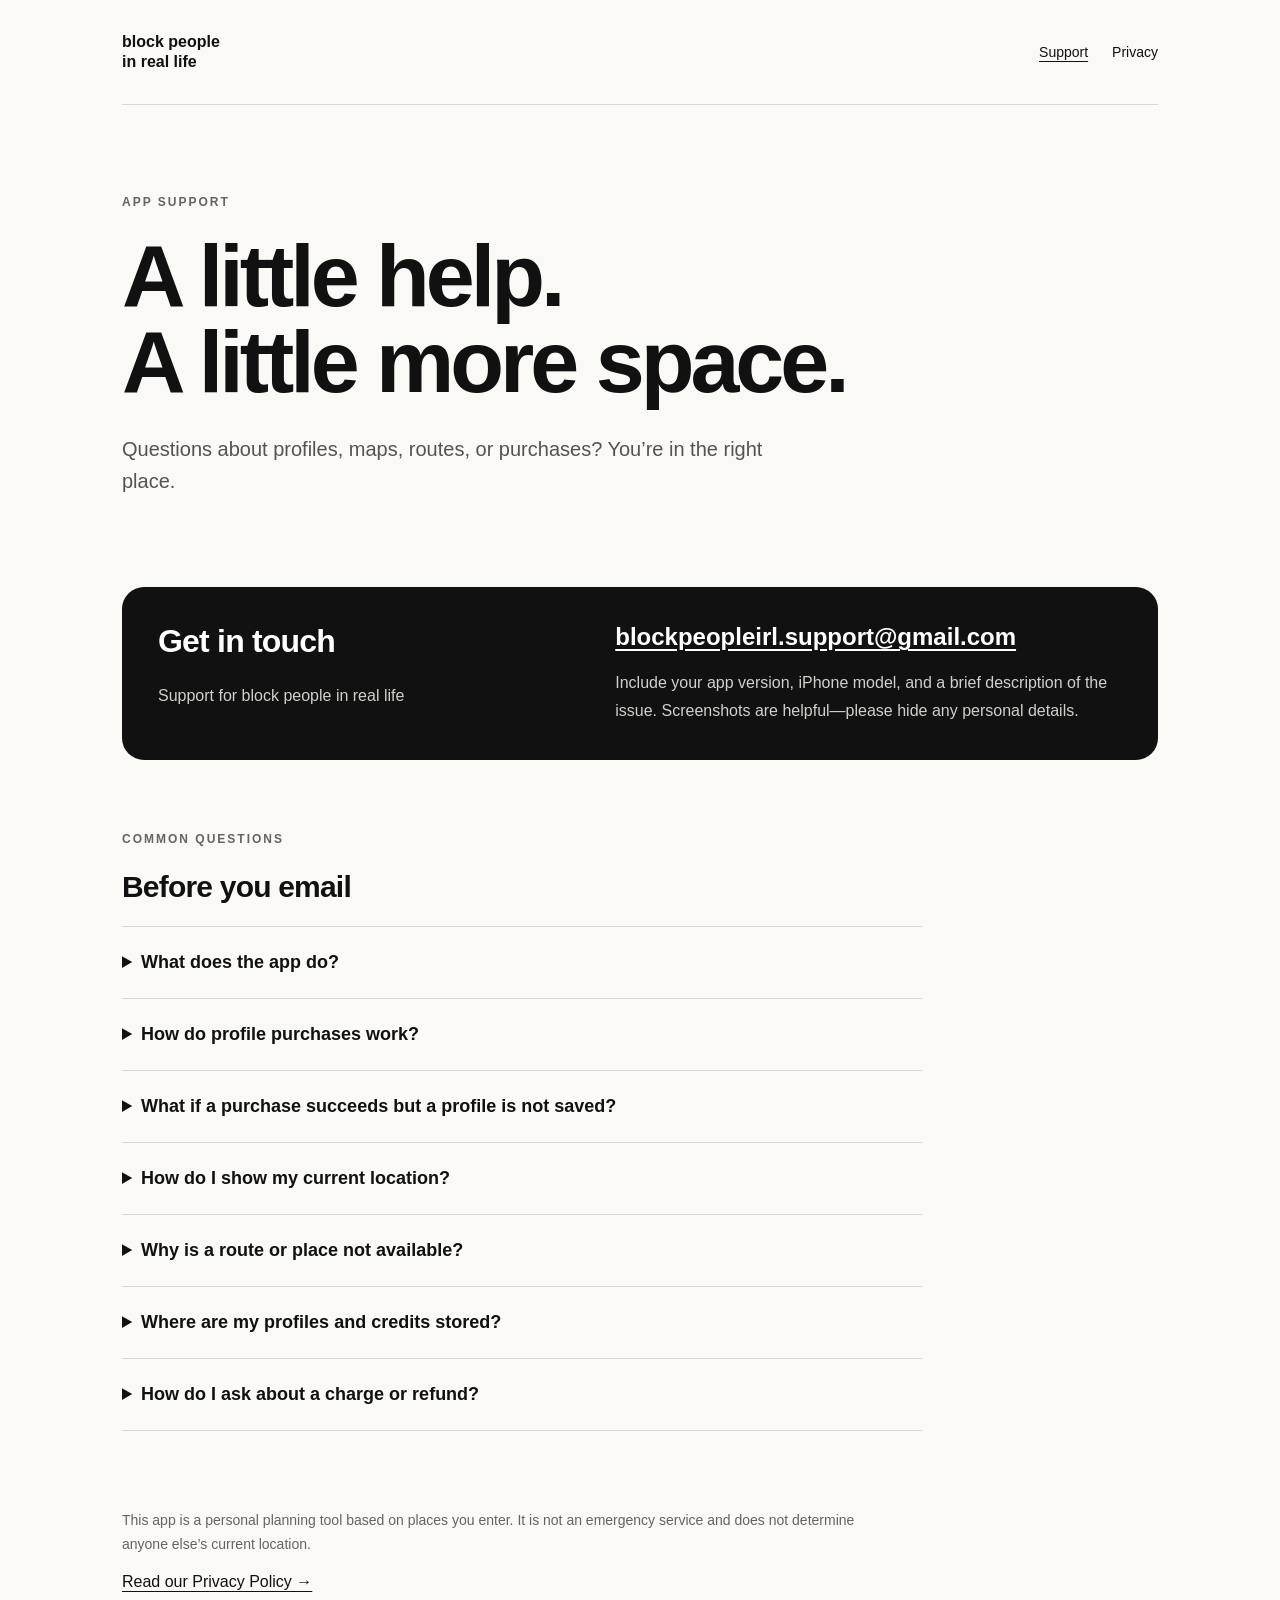
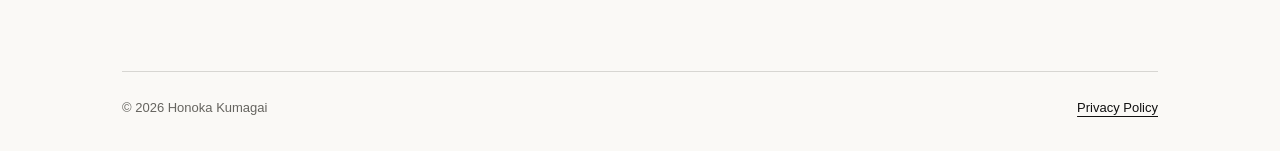
<file: index.html>
<!doctype html><html lang="en"><head><meta charset="utf-8"><meta name="viewport" content="width=device-width,initial-scale=1"><meta name="description" content="Help with profiles, maps, routes and in-app purchases. Contact blockpeopleirl.support@gmail.com."><meta name="theme-color" content="#faf9f6"><title>Support | block people in real life</title><link rel="stylesheet" href="styles.css"></head><body><a class="skip" href="#main">Skip to content</a><div class="wrap"><header><a class="brand" href="./">block people<br>in real life</a><nav aria-label="Main navigation"><a href="./" aria-current="page">Support</a><a href="privacy.html" >Privacy</a></nav></header><main id="main"><div class="hero"><p class="eyebrow">App support</p><h1>A little help.<br>A little more space.</h1><p class="intro">Questions about profiles, maps, routes, or purchases? You’re in the right place.</p></div><section class="contact" aria-labelledby="contact-title"><div><h2 id="contact-title">Get in touch</h2><p>Support for block people in real life</p></div><div><a class="email" href="mailto:blockpeopleirl.support@gmail.com">blockpeopleirl.support@gmail.com</a><p>Include your app version, iPhone model, and a brief description of the issue. Screenshots are helpful—please hide any personal details.</p></div></section><section class="section faq" aria-labelledby="faq-title"><p class="eyebrow">Common questions</p><h2 id="faq-title">Before you email</h2><details><summary>What does the app do?</summary><p>Create Avoid Profiles using a nickname or emoji, save areas and public places you prefer to keep clear of, and use your selected profiles when viewing a map or planning a route. The app does not find or track other people, and cannot guarantee that you will avoid an encounter.</p></details><details><summary>How do profile purchases work?</summary><p>Your first two profiles are free. Each additional profile requires one in-app purchase credit. One credit has a US reference price of $0.99; the App Store shows the price in your local currency before you confirm. This is a consumable purchase, not a subscription. Editing profiles and using routes remain free.</p></details><details><summary>What if a purchase succeeds but a profile is not saved?</summary><p>Return to the Avoid List and use Retry Save / Purchase if it is shown. Avoid confirming another purchase if you believe you have already paid. If the profile still does not save, email support with the app version, what happened, and the Apple transaction reference if available. Never send your password or payment-card details.</p></details><details><summary>How do I show my current location?</summary><p>Open Avoid Map and choose Share in the location confirmation, then allow location access in the iOS prompt. If you previously denied access, open Settings on your iPhone, find the app, and check Location permissions. You can also enter a starting point manually for a route.</p></details><details><summary>Why is a route or place not available?</summary><p>Check your internet connection and select a matching result for the starting point and destination. Map and routing coverage depends on external services and can vary by region and travel mode. If it still fails, send support the steps you took and your app version. You can omit or blur private locations.</p></details><details><summary>Where are my profiles and credits stored?</summary><p>Profiles and purchase-credit records are stored on this device. Removing the app can remove this data. The app does not offer an account-based cloud backup or promise automatic restoration of consumable credits after reinstalling. To delete a profile, use Remove in Avoid List; Clear All Saved Profiles removes all saved profiles.</p></details><details><summary>How do I ask about a charge or refund?</summary><p>For an Apple purchase, you can check your purchase history or request a refund through Apple at reportaproblem.apple.com. For an issue inside the app, email support. Apple handles the payment and any refund decision.</p></details></section><section class="section"><p class="note">This app is a personal planning tool based on places you enter. It is not an emergency service and does not determine anyone else’s current location.</p><p><a href="privacy.html">Read our Privacy Policy →</a></p></section></main><footer><span>© 2026 Honoka Kumagai</span><a href="privacy.html">Privacy Policy</a></footer></div></body></html>
</file>
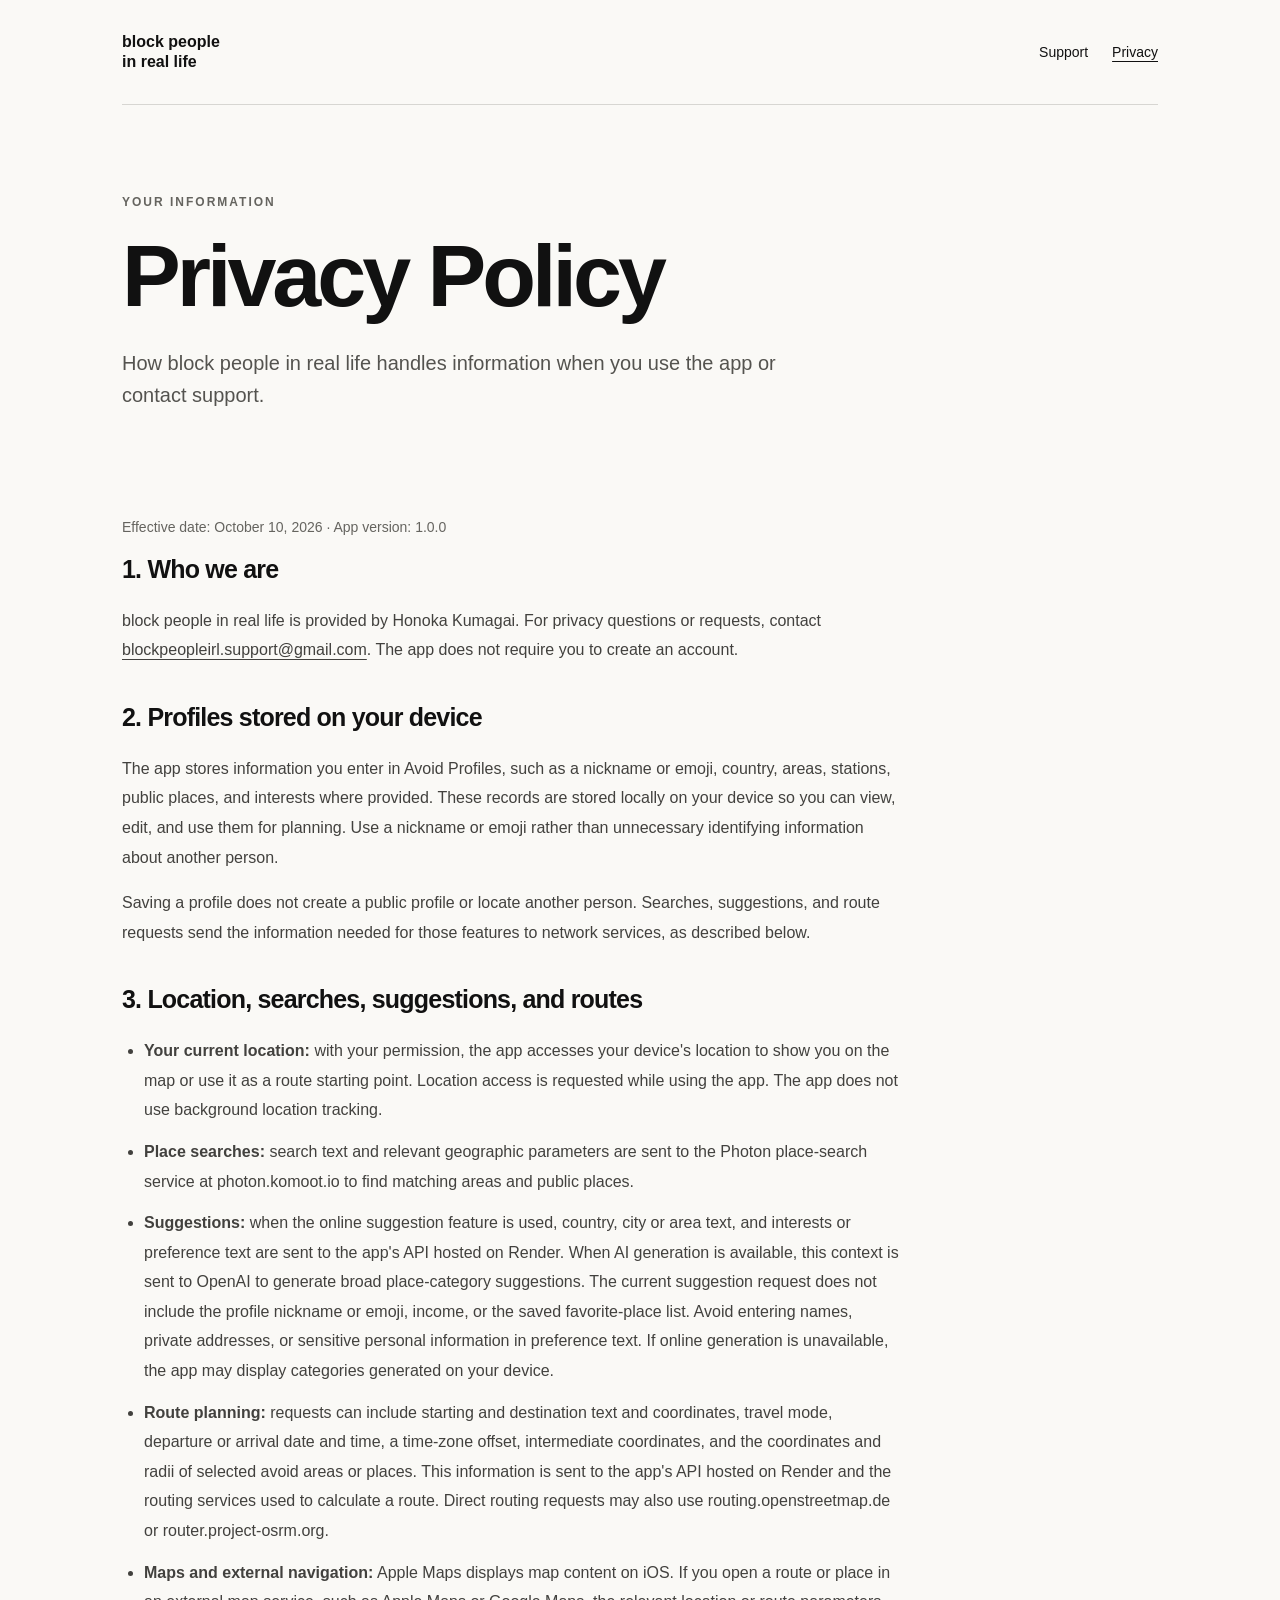
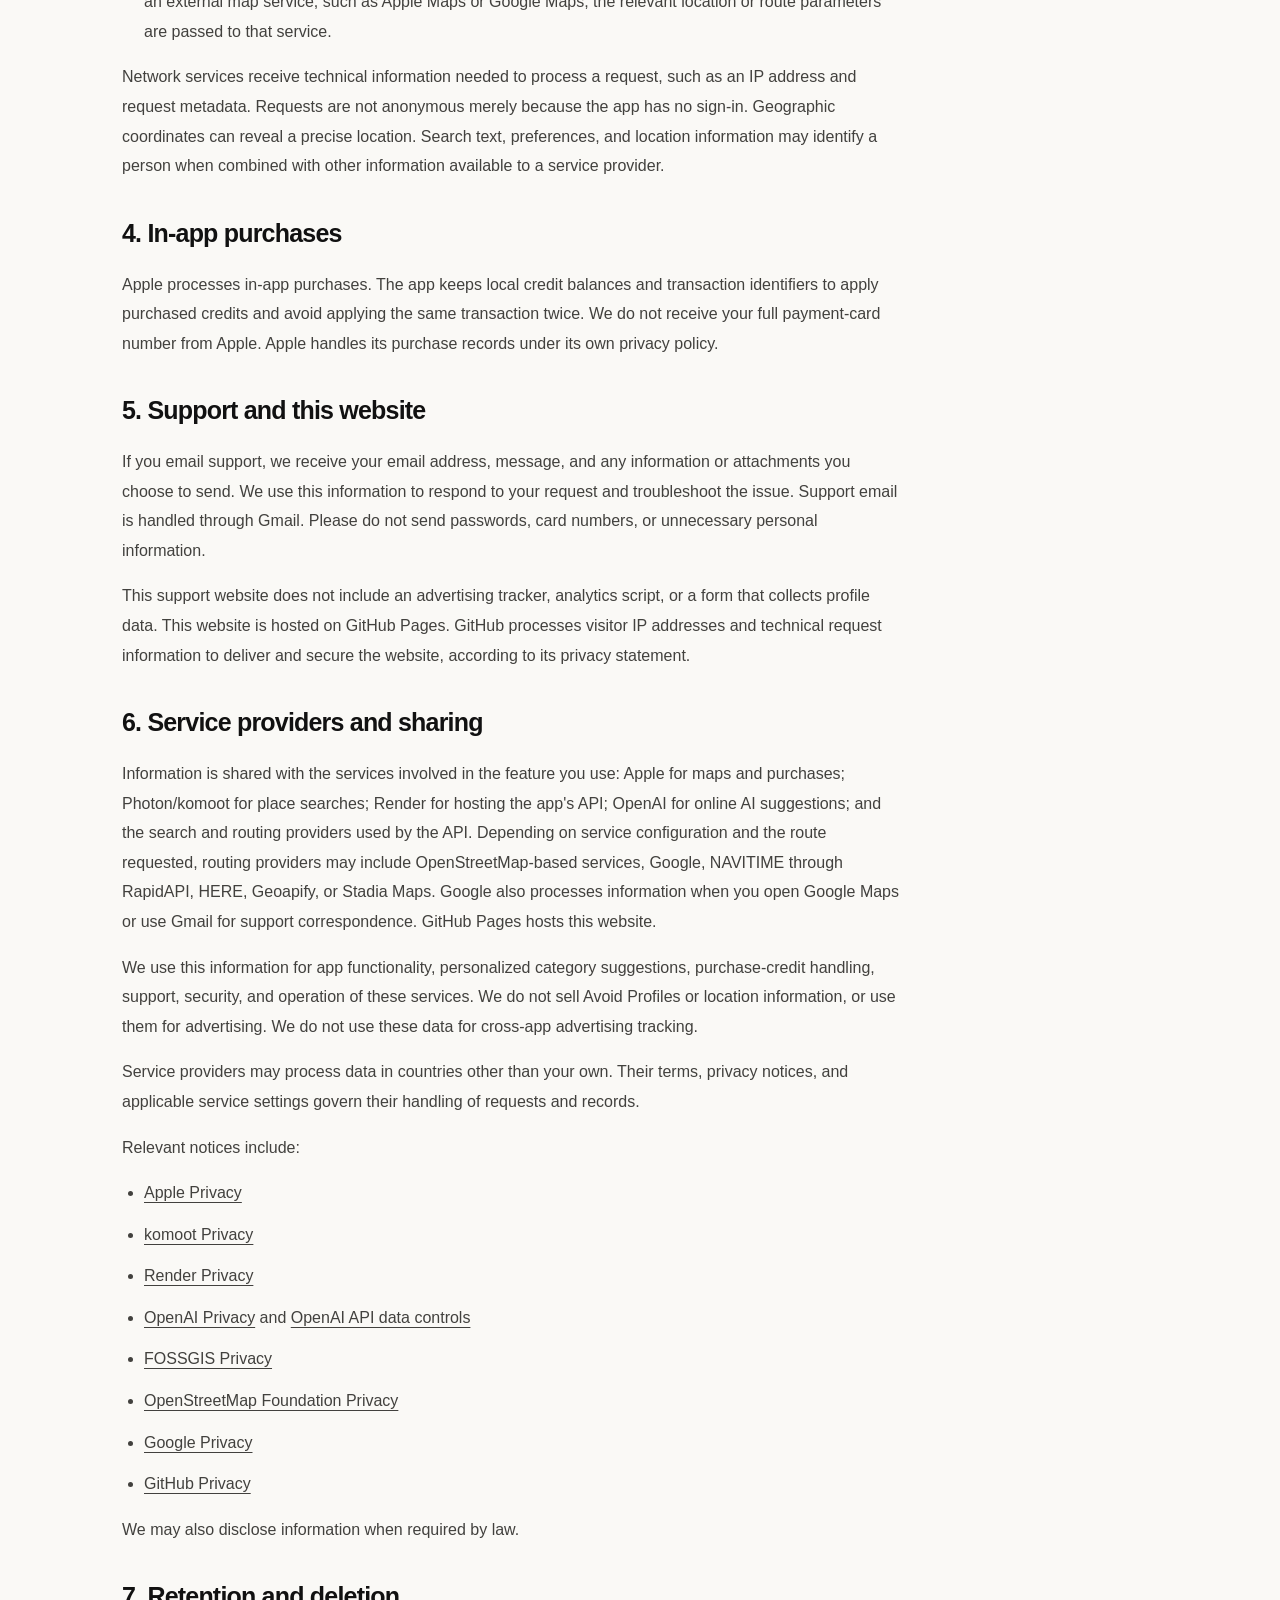
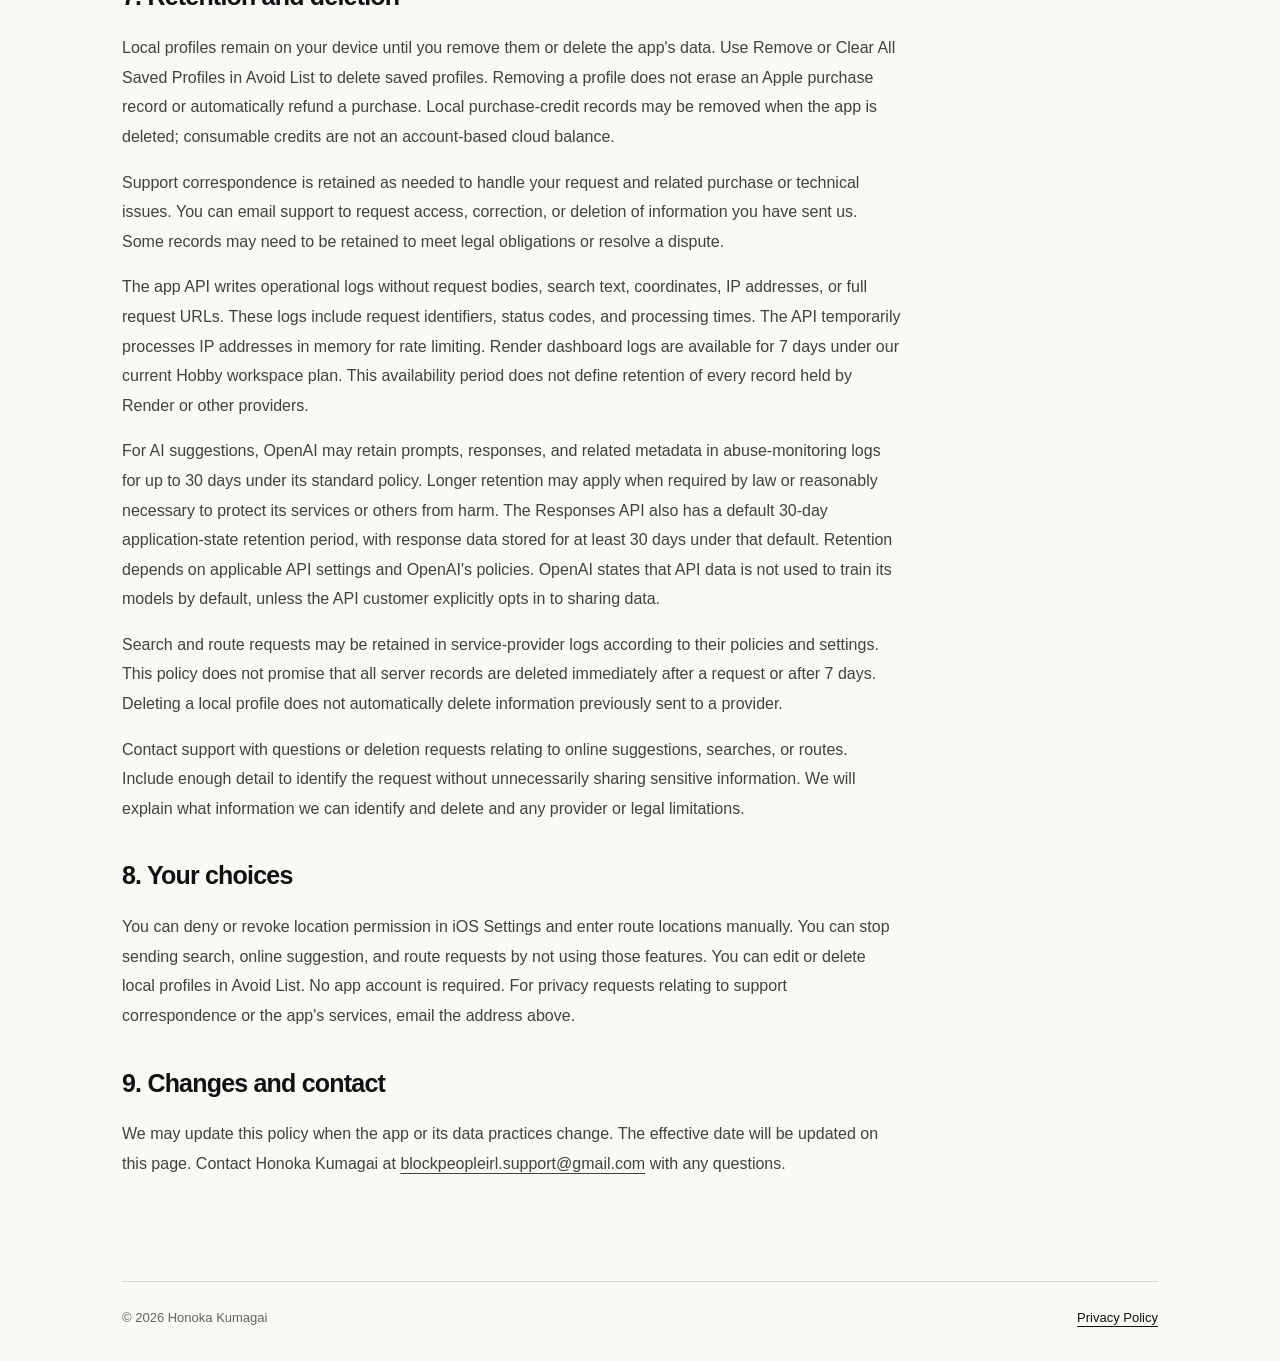
<file: privacy.html>
<!doctype html>
<html lang="en">
<head>
  <meta charset="utf-8">
  <meta name="viewport" content="width=device-width,initial-scale=1">
  <meta name="description" content="Privacy information for block people in real life, including profiles, searches, suggestions, routes and purchases.">
  <meta name="theme-color" content="#faf9f6">
  <title>Privacy Policy | block people in real life</title>
  <link rel="stylesheet" href="styles.css">
</head>
<body>
<a class="skip" href="#main">Skip to content</a>
<div class="wrap">
  <header>
    <a class="brand" href="./">block people<br>in real life</a>
    <nav aria-label="Main navigation">
      <a href="./">Support</a>
      <a href="privacy.html" aria-current="page">Privacy</a>
    </nav>
  </header>

  <main id="main">
    <div class="hero">
      <p class="eyebrow">Your information</p>
      <h1>Privacy Policy</h1>
      <p class="intro">How block people in real life handles information when you use the app or contact support.</p>
    </div>

    <article class="policy">
      <p class="date">Effective date: October 10, 2026 · App version: 1.0.0</p>

      <section>
        <h2>1. Who we are</h2>
        <p>block people in real life is provided by Honoka Kumagai. For privacy questions or requests, contact <a href="mailto:blockpeopleirl.support@gmail.com">blockpeopleirl.support@gmail.com</a>. The app does not require you to create an account.</p>
      </section>

      <section>
        <h2>2. Profiles stored on your device</h2>
        <p>The app stores information you enter in Avoid Profiles, such as a nickname or emoji, country, areas, stations, public places, and interests where provided. These records are stored locally on your device so you can view, edit, and use them for planning. Use a nickname or emoji rather than unnecessary identifying information about another person.</p>
        <p>Saving a profile does not create a public profile or locate another person. Searches, suggestions, and route requests send the information needed for those features to network services, as described below.</p>
      </section>

      <section>
        <h2>3. Location, searches, suggestions, and routes</h2>
        <ul>
          <li><strong>Your current location:</strong> with your permission, the app accesses your device's location to show you on the map or use it as a route starting point. Location access is requested while using the app. The app does not use background location tracking.</li>
          <li><strong>Place searches:</strong> search text and relevant geographic parameters are sent to the Photon place-search service at photon.komoot.io to find matching areas and public places.</li>
          <li><strong>Suggestions:</strong> when the online suggestion feature is used, country, city or area text, and interests or preference text are sent to the app's API hosted on Render. When AI generation is available, this context is sent to OpenAI to generate broad place-category suggestions. The current suggestion request does not include the profile nickname or emoji, income, or the saved favorite-place list. Avoid entering names, private addresses, or sensitive personal information in preference text. If online generation is unavailable, the app may display categories generated on your device.</li>
          <li><strong>Route planning:</strong> requests can include starting and destination text and coordinates, travel mode, departure or arrival date and time, a time-zone offset, intermediate coordinates, and the coordinates and radii of selected avoid areas or places. This information is sent to the app's API hosted on Render and the routing services used to calculate a route. Direct routing requests may also use routing.openstreetmap.de or router.project-osrm.org.</li>
          <li><strong>Maps and external navigation:</strong> Apple Maps displays map content on iOS. If you open a route or place in an external map service, such as Apple Maps or Google Maps, the relevant location or route parameters are passed to that service.</li>
        </ul>
        <p>Network services receive technical information needed to process a request, such as an IP address and request metadata. Requests are not anonymous merely because the app has no sign-in. Geographic coordinates can reveal a precise location. Search text, preferences, and location information may identify a person when combined with other information available to a service provider.</p>
      </section>

      <section>
        <h2>4. In-app purchases</h2>
        <p>Apple processes in-app purchases. The app keeps local credit balances and transaction identifiers to apply purchased credits and avoid applying the same transaction twice. We do not receive your full payment-card number from Apple. Apple handles its purchase records under its own privacy policy.</p>
      </section>

      <section>
        <h2>5. Support and this website</h2>
        <p>If you email support, we receive your email address, message, and any information or attachments you choose to send. We use this information to respond to your request and troubleshoot the issue. Support email is handled through Gmail. Please do not send passwords, card numbers, or unnecessary personal information.</p>
        <p>This support website does not include an advertising tracker, analytics script, or a form that collects profile data. This website is hosted on GitHub Pages. GitHub processes visitor IP addresses and technical request information to deliver and secure the website, according to its privacy statement.</p>
      </section>

      <section>
        <h2>6. Service providers and sharing</h2>
        <p>Information is shared with the services involved in the feature you use: Apple for maps and purchases; Photon/komoot for place searches; Render for hosting the app's API; OpenAI for online AI suggestions; and the search and routing providers used by the API. Depending on service configuration and the route requested, routing providers may include OpenStreetMap-based services, Google, NAVITIME through RapidAPI, HERE, Geoapify, or Stadia Maps. Google also processes information when you open Google Maps or use Gmail for support correspondence. GitHub Pages hosts this website.</p>
        <p>We use this information for app functionality, personalized category suggestions, purchase-credit handling, support, security, and operation of these services. We do not sell Avoid Profiles or location information, or use them for advertising. We do not use these data for cross-app advertising tracking.</p>
        <p>Service providers may process data in countries other than your own. Their terms, privacy notices, and applicable service settings govern their handling of requests and records.</p>
        <p>Relevant notices include:</p>
        <ul>
          <li><a href="https://www.apple.com/legal/privacy/">Apple Privacy</a></li>
          <li><a href="https://www.komoot.com/privacy">komoot Privacy</a></li>
          <li><a href="https://render.com/privacy">Render Privacy</a></li>
          <li><a href="https://openai.com/policies/privacy-policy/">OpenAI Privacy</a> and <a href="https://developers.openai.com/api/docs/guides/your-data">OpenAI API data controls</a></li>
          <li><a href="https://www.fossgis.de/datenschutzerklaerung/">FOSSGIS Privacy</a></li>
          <li><a href="https://osmfoundation.org/wiki/Privacy_Policy">OpenStreetMap Foundation Privacy</a></li>
          <li><a href="https://policies.google.com/privacy">Google Privacy</a></li>
          <li><a href="https://docs.github.com/en/site-policy/privacy-policies/github-general-privacy-statement">GitHub Privacy</a></li>
        </ul>
        <p>We may also disclose information when required by law.</p>
      </section>

      <section>
        <h2>7. Retention and deletion</h2>
        <p>Local profiles remain on your device until you remove them or delete the app's data. Use Remove or Clear All Saved Profiles in Avoid List to delete saved profiles. Removing a profile does not erase an Apple purchase record or automatically refund a purchase. Local purchase-credit records may be removed when the app is deleted; consumable credits are not an account-based cloud balance.</p>
        <p>Support correspondence is retained as needed to handle your request and related purchase or technical issues. You can email support to request access, correction, or deletion of information you have sent us. Some records may need to be retained to meet legal obligations or resolve a dispute.</p>
        <p>The app API writes operational logs without request bodies, search text, coordinates, IP addresses, or full request URLs. These logs include request identifiers, status codes, and processing times. The API temporarily processes IP addresses in memory for rate limiting. Render dashboard logs are available for 7 days under our current Hobby workspace plan. This availability period does not define retention of every record held by Render or other providers.</p>
        <p>For AI suggestions, OpenAI may retain prompts, responses, and related metadata in abuse-monitoring logs for up to 30 days under its standard policy. Longer retention may apply when required by law or reasonably necessary to protect its services or others from harm. The Responses API also has a default 30-day application-state retention period, with response data stored for at least 30 days under that default. Retention depends on applicable API settings and OpenAI's policies. OpenAI states that API data is not used to train its models by default, unless the API customer explicitly opts in to sharing data.</p>
        <p>Search and route requests may be retained in service-provider logs according to their policies and settings. This policy does not promise that all server records are deleted immediately after a request or after 7 days. Deleting a local profile does not automatically delete information previously sent to a provider.</p>
        <p>Contact support with questions or deletion requests relating to online suggestions, searches, or routes. Include enough detail to identify the request without unnecessarily sharing sensitive information. We will explain what information we can identify and delete and any provider or legal limitations.</p>
      </section>

      <section>
        <h2>8. Your choices</h2>
        <p>You can deny or revoke location permission in iOS Settings and enter route locations manually. You can stop sending search, online suggestion, and route requests by not using those features. You can edit or delete local profiles in Avoid List. No app account is required. For privacy requests relating to support correspondence or the app's services, email the address above.</p>
      </section>

      <section>
        <h2>9. Changes and contact</h2>
        <p>We may update this policy when the app or its data practices change. The effective date will be updated on this page. Contact Honoka Kumagai at <a href="mailto:blockpeopleirl.support@gmail.com">blockpeopleirl.support@gmail.com</a> with any questions.</p>
      </section>
    </article>
  </main>

  <footer>
    <span>© 2026 Honoka Kumagai</span>
    <a href="privacy.html">Privacy Policy</a>
  </footer>
</div>
</body>
</html>
</file>
<file: styles.css>
*{box-sizing:border-box}html{scroll-behavior:smooth}body{margin:0;background:#faf9f6;color:#111;font-family:Arial,Helvetica,sans-serif;-webkit-font-smoothing:antialiased}a{color:inherit;text-underline-offset:4px}a:hover{text-decoration-thickness:2px}a:focus-visible,summary:focus-visible{outline:3px solid #6565d8;outline-offset:5px}.wrap{max-width:1100px;margin:auto;padding:0 32px}header{display:flex;justify-content:space-between;align-items:center;gap:24px;padding:32px 0;border-bottom:1px solid #d7d6d2}.brand{font-size:16px;font-weight:800;text-decoration:none;max-width:230px;line-height:1.25}nav{display:flex;gap:24px;font-size:14px}nav a{text-decoration:none}nav a[aria-current]{text-decoration:underline}.hero{padding:90px 0 70px;max-width:900px}.eyebrow{font-size:12px;letter-spacing:2px;text-transform:uppercase;font-weight:700;color:#65645f;margin:0 0 24px}h1{font-size:clamp(48px,8vw,88px);line-height:.98;letter-spacing:-4px;margin:0 0 28px;font-weight:800}h2{font-size:30px;letter-spacing:-.8px;line-height:1.15;margin:0 0 22px}h3{font-size:19px;line-height:1.4}.intro{font-size:20px;line-height:1.6;max-width:680px;color:#54534f}.contact{background:#111;color:white;border-radius:22px;padding:36px;margin:0 0 72px;display:grid;grid-template-columns:1fr 1.2fr;gap:35px}.contact h2{font-size:32px}.contact p{color:#d1d0ca;line-height:1.7;margin:0}.email{display:inline-block;font-size:clamp(16px,2.2vw,24px);font-weight:700;overflow-wrap:anywhere;margin-bottom:18px}.section{padding:0 0 64px}.faq{max-width:800px}details{border-top:1px solid #d7d6d2;padding:22px 0}details:last-child{border-bottom:1px solid #d7d6d2}summary{font-size:18px;font-weight:700;cursor:pointer;line-height:1.5}details p{font-size:16px;line-height:1.8;max-width:720px;color:#54534f;margin:15px 0 0}.note{line-height:1.7;color:#65645f;max-width:740px;font-size:14px}.policy{max-width:780px;padding-bottom:64px}.policy section{margin-bottom:38px}.policy h2{font-size:25px}.policy p,.policy li{font-size:16px;line-height:1.85;color:#42413e}.policy ul{padding-left:22px}.policy li{margin-bottom:12px}.policy .date{font-size:14px;color:#65645f}footer{padding:28px 0 36px;border-top:1px solid #d7d6d2;display:flex;justify-content:space-between;gap:24px;color:#65645f;font-size:13px}footer a{color:#111}.skip{position:absolute;left:16px;top:-90px;background:white;padding:12px}.skip:focus{top:16px}@media(max-width:640px){.wrap{padding:0 22px}header{padding:24px 0;align-items:flex-start}.brand{font-size:14px;max-width:170px}nav{gap:15px;font-size:13px}.hero{padding:64px 0 42px}h1{letter-spacing:-2px}.intro{font-size:18px}.contact{grid-template-columns:1fr;padding:28px;gap:24px;margin-bottom:52px}.contact h2{margin-bottom:12px}footer{flex-direction:column;gap:12px}.section{padding-bottom:48px}}@media(prefers-reduced-motion:reduce){html{scroll-behavior:auto}}
</file>
